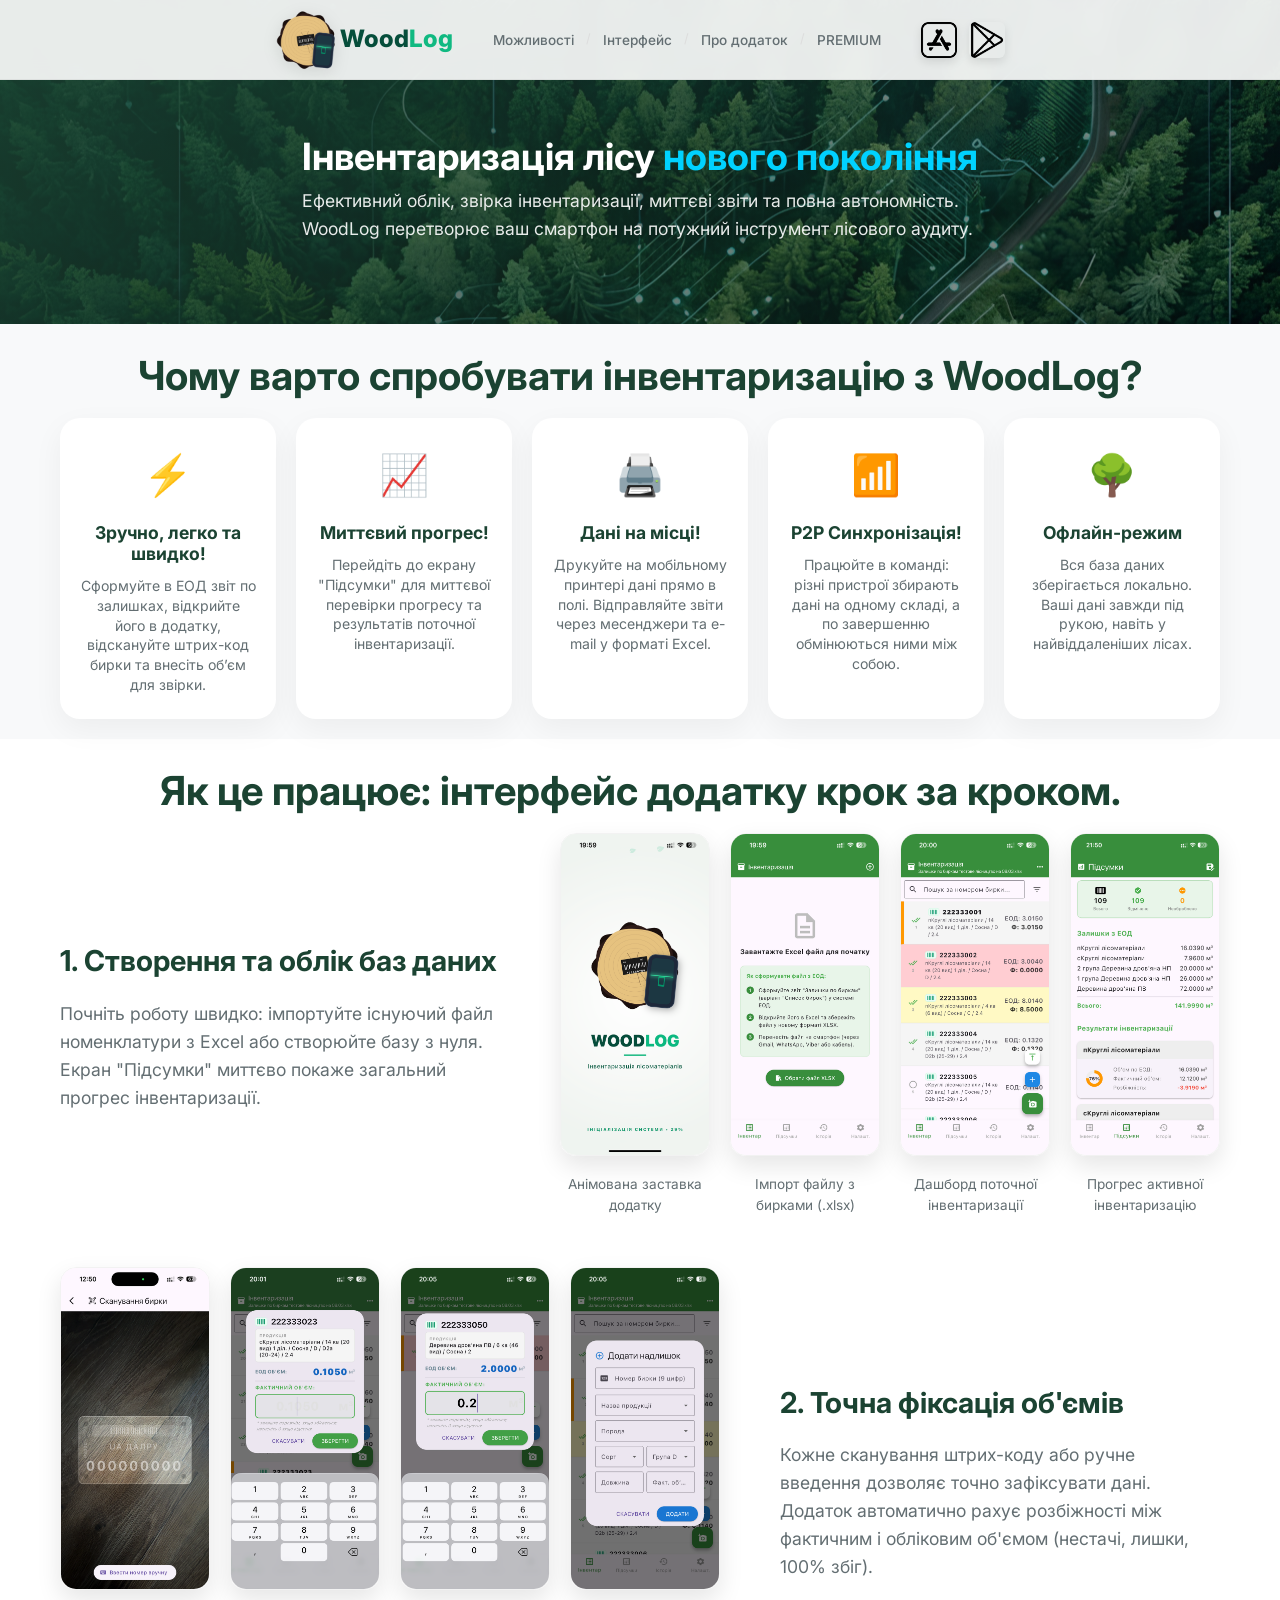
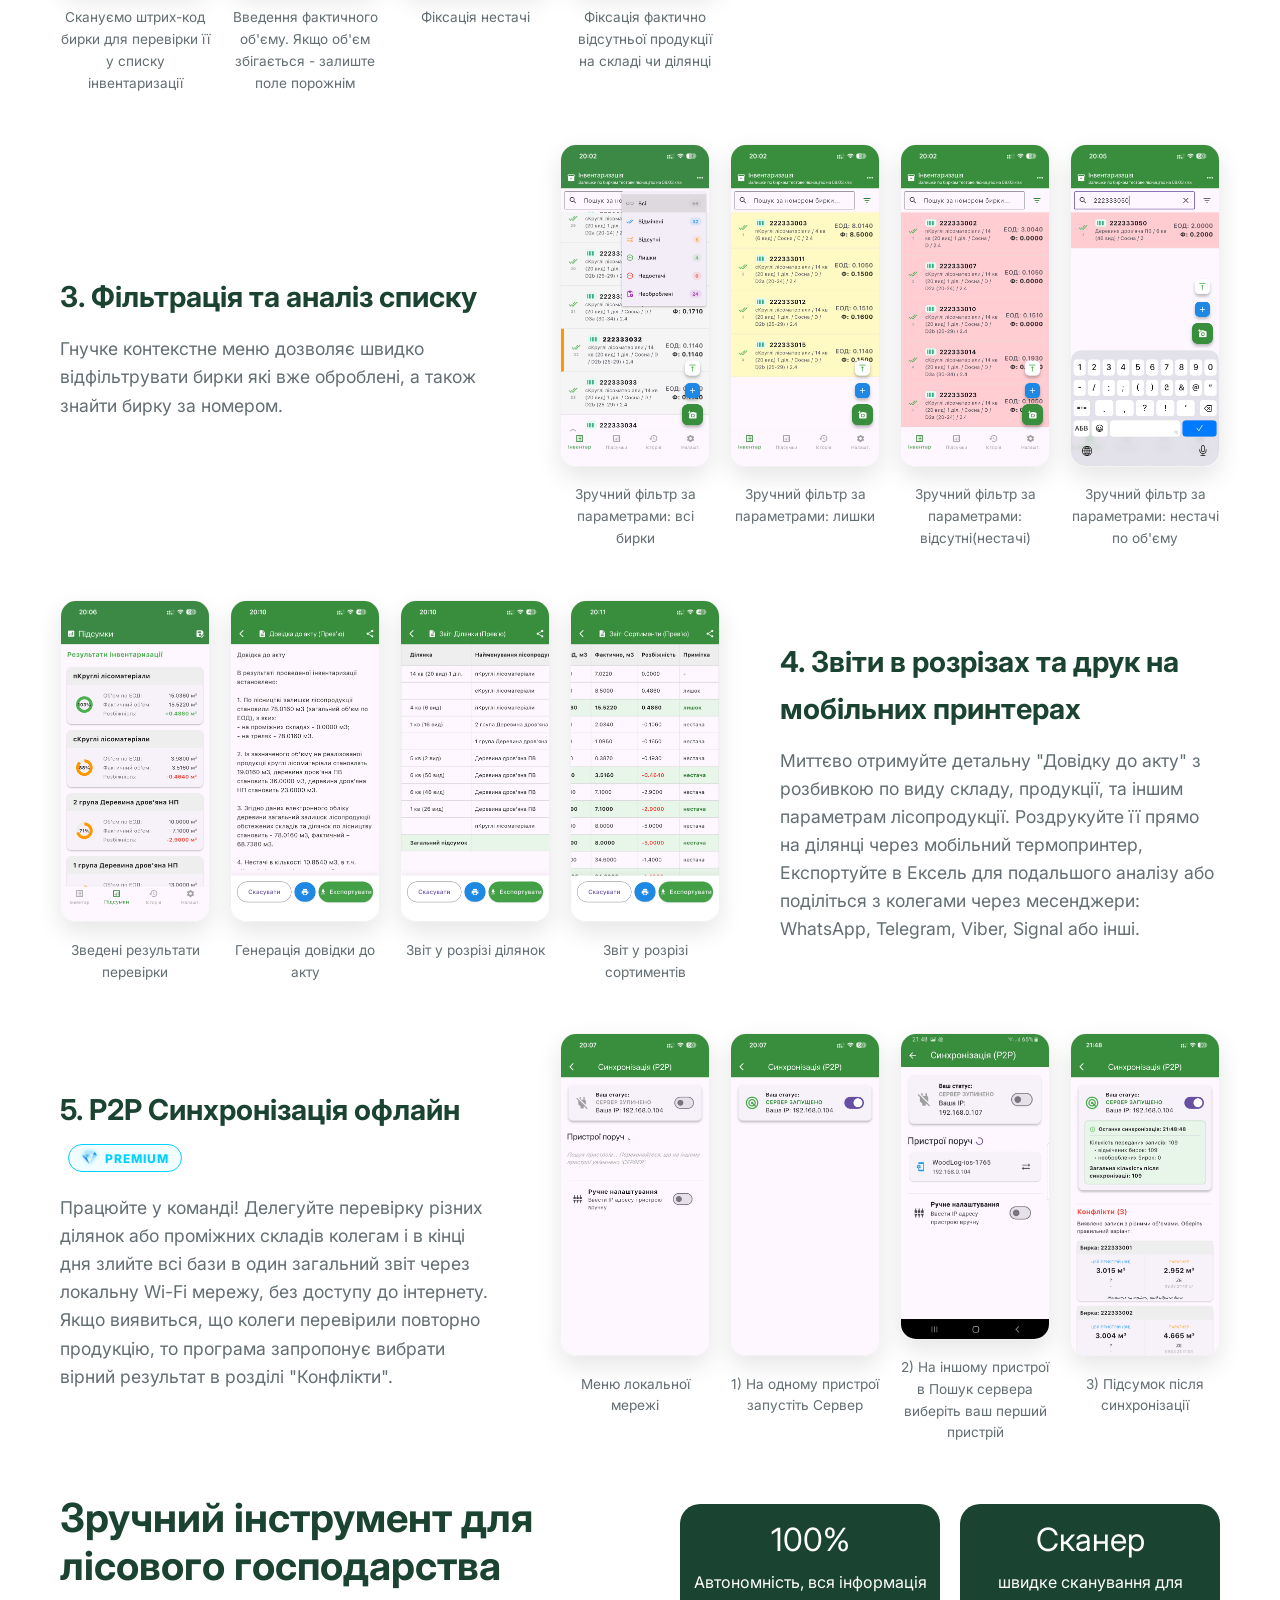
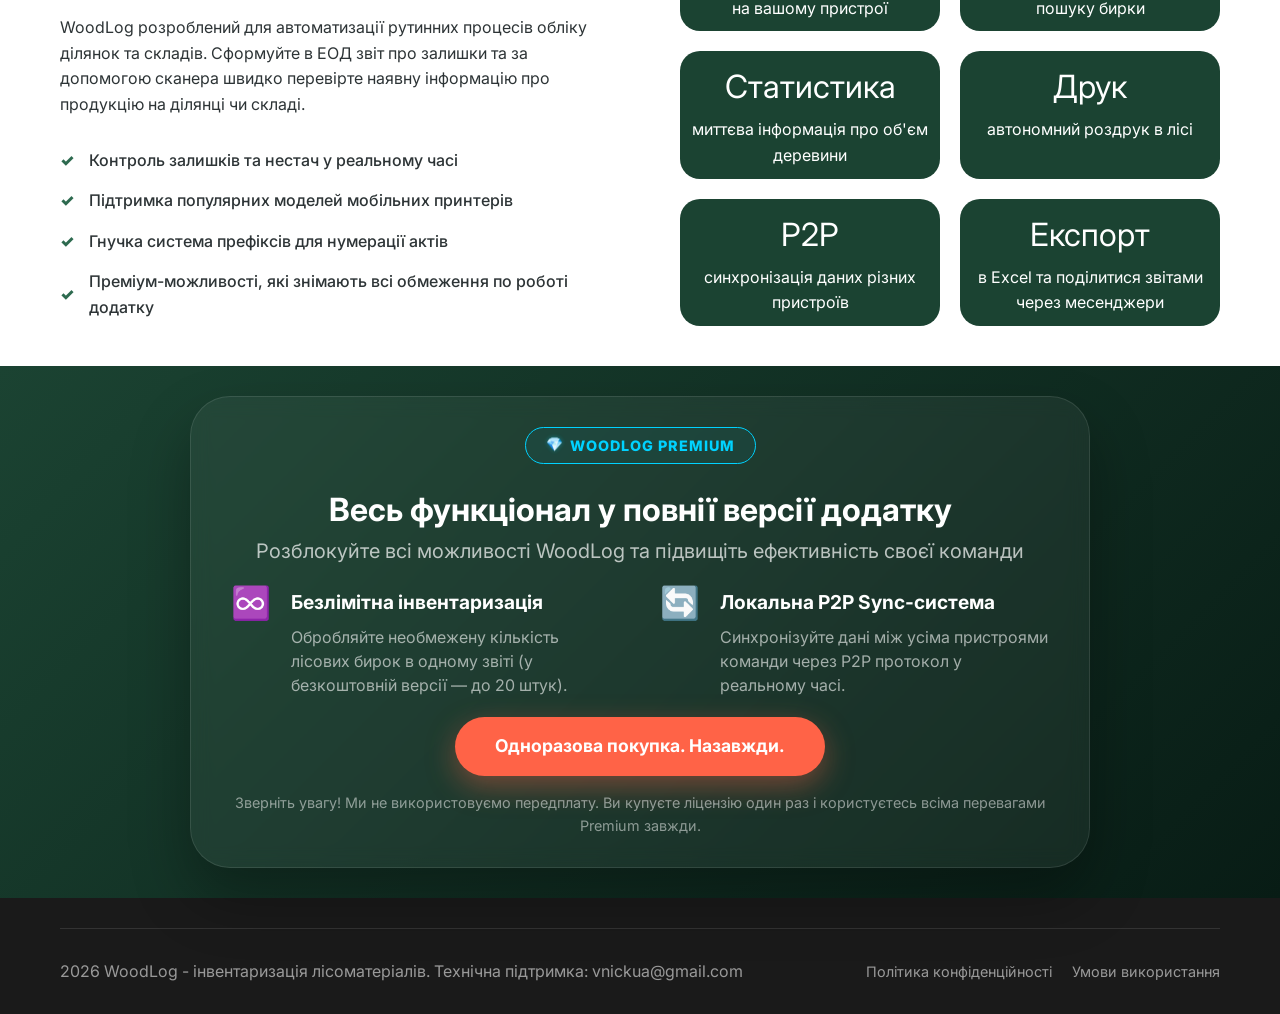
<file: index.html>
<!DOCTYPE html>
<html lang="uk">

<head>
    <meta charset="UTF-8">
    <meta name="viewport" content="width=device-width, initial-scale=1.0">
    <title>WoodLog — Інвентаризація лісоматеріалів</title>
    <meta name="description"
        content="WoodLog — професійний мобільний додаток для обліку та інвентаризації лісоматеріалів. Швидкий друк, P2P синхронізація та Excel-експорт.">
    <link rel="stylesheet" href="style.css">
    <link rel="preconnect" href="https://fonts.googleapis.com">
    <link rel="preconnect" href="https://fonts.gstatic.com" crossorigin>
    <link href="https://fonts.googleapis.com/css2?family=Inter:wght@300;400;600;700&display=swap" rel="stylesheet">
</head>

<body>
    <header>
        <div class="container">
            <nav>
                <div class="logo">
                    <div class="animated-logo"></div>
                    <span class="logo-text"><span class="wood">Wood</span><span class="log">Log</span></span>
                </div>
                <ul>
                    <li><a href="#features">Можливості</a></li>
                    <li class="separator">/</li>
                    <li><a href="#showcase">Інтерфейс</a></li>
                    <li class="separator">/</li>
                    <li><a href="#about">Про додаток</a></li>
                    <li class="separator">/</li>
                    <li><a href="#premium">PREMIUM</a></li>
                </ul>
                <div class="header-btns">
                    <a href="https://apps.apple.com/ua/app/woodlog-інвентаризація-лісу/id6760977278?l=uk" class="store-btn">
                        <img src="assets/logo_app-store.png" alt="App Store">
                    </a>
                    <a href="#" class="store-btn">
                        <img src="assets/logo_google-play.png" alt="Google Play">
                    </a>
                </div>
            </nav>
        </div>
    </header>

    <section class="hero">
        <div class="hero-bg" style="background-image: url('assets/hero.jpg');"></div>
        <div class="container">
            <div class="hero-content">
                <h1>Інвентаризація лісу <span>нового покоління</span></h1>
                <p>Ефективний облік, звірка інвентаризації, миттєві звіти та повна автономність. <br>WoodLog перетворює
                    ваш
                    смартфон на потужний
                    інструмент лісового аудиту.</p>
            </div>
        </div>
    </section>

    <section id="features" class="features">
        <div class="container">
            <h2 class="section-title">Чому варто спробувати інвентаризацію з WoodLog?</h2>
            <div class="features-grid">



                <div class="feature-card">
                    <div class="icon">⚡</div>
                    <h3>Зручно, легко та швидко!</h3>
                    <p>Сформуйте в ЕОД звіт по залишках, відкрийте його в додатку, відскануйте штрих-код бирки та
                        внесіть обʼєм для звірки.</p>
                </div>
                <div class="feature-card">
                    <div class="icon">📈</div>
                    <h3>Миттєвий прогрес!</h3>
                    <p>Перейдіть до екрану "Підсумки" для миттєвої перевірки прогресу та результатів поточної
                        інвентаризації.</p>
                </div>
                <div class="feature-card">
                    <div class="icon">🖨️</div>
                    <h3>Дані на місці!</h3>
                    <p>Друкуйте на мобільному принтері дані прямо в полі. Відправляйте звіти через месенджери та e-mail
                        у форматі Excel.</p>
                </div>
                <div class="feature-card">
                    <div class="icon">📶</div>
                    <h3>P2P Синхронізація!</h3>
                    <p>Працюйте в команді: різні пристрої збирають дані на одному складі, а по завершенню обмінюються
                        ними між собою.</p>
                </div>
                <div class="feature-card">
                    <div class="icon">🌳</div>
                    <h3>Офлайн-режим</h3>
                    <p>Вся база даних зберігається локально. Ваші дані завжди під рукою, навіть у найвіддаленіших лісах.
                    </p>
                </div>
            </div>
        </div>
    </section>

    <!-- Секція "Галерея / Функціонал" -->
    <section id="showcase" class="showcase">
        <div class="container">
            <h2 class="section-title">Як це працює: інтерфейс додатку крок за кроком.</h2>

            <!-- Group 1 -->
            <div class="showcase-group">
                <div class="showcase-text">
                    <h3>1. Створення та облік баз даних</h3>
                    <p>Почніть роботу швидко: імпортуйте існуючий файл номенклатури з Excel або створюйте базу з нуля.
                        Екран "Підсумки" миттєво покаже загальний прогрес інвентаризації.</p>
                </div>
                <div class="showcase-gallery grid-4">
                    <div class="screen-item">
                        <img src="assets/splashscreen.png" alt="Запуск додатку">
                        <p class="caption">Анімована заставка додатку</p>
                    </div>
                    <div class="screen-item">
                        <img src="assets/open_file.png" alt="Імпорт з Excel">
                        <p class="caption">Імпорт файлу з бирками (.xlsx)</p>
                    </div>
                    <div class="screen-item">
                        <img src="assets/inv_screen.png" alt="Головний екран">
                        <p class="caption">Дашборд поточної інвентаризації</p>
                    </div>
                    <div class="screen-item">
                        <img src="assets/info_active_inv.png" alt="Інформація про активну інвентаризацію">
                        <p class="caption">Прогрес активної інвентаризацію</p>
                    </div>
                </div>
            </div>

            <!-- Group 2 -->
            <div class="showcase-group reverse">
                <div class="showcase-text">
                    <h3>2. Точна фіксація об'ємів</h3>
                    <p>Кожне сканування штрих-коду або ручне введення дозволяє точно зафіксувати дані. Додаток
                        автоматично рахує розбіжності між фактичним і обліковим об'ємом (нестачі, лишки, 100%
                        збіг).</p>
                </div>
                <div class="showcase-gallery grid-4">
                    <div class="screen-item">
                        <img src="assets/scaner.png" alt="Сканер">
                        <p class="caption">Скануємо штрих-код бирки для перевірки її у списку інвентаризації</p>
                    </div>
                    <div class="screen-item">
                        <img src="assets/add_volume_fact.png" alt="Введення факту">
                        <p class="caption">Введення фактичного об'єму. Якщо об'єм збігається - залиште поле порожнім
                        </p>
                    </div>
                    <div class="screen-item">
                        <img src="assets/add_menshe.png" alt="Нестача">
                        <p class="caption">Фіксація нестачі</p>
                    </div>
                    <div class="screen-item">
                        <img src="assets/add_nadlushok.png" alt="Надлишок">
                        <p class="caption">Фіксація фактично відсутньої продукції на складі чи ділянці</p>
                    </div>
                </div>
            </div>

            <!-- Group 3 -->
            <div class="showcase-group">
                <div class="showcase-text">
                    <h3>3. Фільтрація та аналіз списку</h3>
                    <p>Гнучке контекстне меню дозволяє швидко відфільтрувати бирки які вже оброблені, а
                        також знайти бирку за номером.</p>
                </div>
                <div class="showcase-gallery grid-4">
                    <div class="screen-item">
                        <img src="assets/filter_content.png" alt="Фільтр">
                        <p class="caption">Зручний фільтр за параметрами: всі бирки</p>
                    </div>
                    <div class="screen-item">
                        <img src="assets/filter_mark.png" alt="Фільтр">
                        <p class="caption">Зручний фільтр за параметрами: лишки</p>
                    </div>
                    <div class="screen-item">
                        <img src="assets/filter_null.png" alt="Фільтр">
                        <p class="caption">Зручний фільтр за параметрами: відсутні(нестачі)</p>
                    </div>
                    <div class="screen-item">
                        <img src="assets/find_number.png" alt="Фільтр">
                        <p class="caption">Зручний фільтр за параметрами: нестачі по об'єму</p>
                    </div>
                </div>
            </div>

            <!-- Group 4 -->
            <div class="showcase-group reverse">
                <div class="showcase-text">
                    <h3>4. Звіти в розрізах та друк на мобільних принтерах</h3>
                    <p>Миттєво отримуйте детальну "Довідку до акту" з розбивкою по виду складу, продукції, та іншим
                        параметрам лісопродукції. Роздрукуйте її прямо на ділянці через мобільний термопринтер,
                        Експортуйте в Ексель для подальшого аналізу або поділіться з колегами через месенджери:
                        WhatsApp, Telegram, Viber, Signal або інші.</p>
                </div>
                <div class="showcase-gallery grid-4">
                    <div class="screen-item">
                        <img src="assets/result_inv.png" alt="Результати">
                        <p class="caption">Зведені результати перевірки</p>
                    </div>
                    <div class="screen-item">
                        <img src="assets/preview_dovidka.png" alt="Довідка до акту">
                        <p class="caption">Генерація довідки до акту</p>
                    </div>
                    <div class="screen-item">
                        <img src="assets/prev_dilyanka_0.png" alt="Звіт за ділянками">
                        <p class="caption">Звіт у розрізі ділянок</p>
                    </div>
                    <div class="screen-item">
                        <img src="assets/preview_sortumentu.png" alt="Звіт за сортиментами">
                        <p class="caption">Звіт у розрізі сортиментів</p>
                    </div>
                </div>
            </div>

            <!-- Group 5 -->
            <div class="showcase-group">
                <div class="showcase-text">
                    <h3>5. P2P Синхронізація офлайн <span class="premium-badge">premium</span></h3>
                    <p>Працюйте у команді! Делегуйте перевірку різних ділянок або проміжних складів колегам і в кінці
                        дня злийте всі бази в
                        один загальний звіт через локальну Wi-Fi мережу, без доступу до інтернету. Якщо виявиться, що
                        колеги перевірили повторно продукцію, то програма запропонує вибрати вірний результат в розділі
                        "Конфлікти".</p>
                </div>
                <div class="showcase-gallery grid-4">
                    <div class="screen-item">
                        <img src="assets/p2p_screen.png" alt="P2P меню">
                        <p class="caption">Меню локальної мережі</p>
                    </div>
                    <div class="screen-item">
                        <img src="assets/start_server.png" alt="Запуск сервера">
                        <p class="caption">1) На одному пристрої запустіть Сервер</p>
                    </div>
                    <div class="screen-item">
                        <img src="assets/find_server.jpg" alt="Пошук сервера">
                        <p class="caption">2) На іншому пристрої в Пошук сервера виберіть ваш перший пристрій</p>
                    </div>
                    <div class="screen-item">
                        <img src="assets/zvit_server.png" alt="Звіт підключення">
                        <p class="caption">3) Підсумок після синхронізації</p>
                    </div>
                </div>
            </div>

        </div>
    </section>

    <section id="about" class="about">
        <div class="container">
            <div class="about-flex">
                <div class="about-text">
                    <h2>Зручний інструмент для лісового господарства</h2>
                    <p>WoodLog розроблений для автоматизації рутинних процесів обліку ділянок та складів.
                        Сформуйте в ЕОД звіт про залишки та за допомогою сканера швидко перевірте
                        наявну інформацію про продукцію на ділянці чи складі.</p>
                    <ul class="check-list">
                        <li>Контроль залишків та нестач у реальному часі</li>
                        <li>Підтримка популярних моделей мобільних принтерів</li>
                        <li>Гнучка система префіксів для нумерації актів</li>
                        <li>Преміум-можливості, які знімають всі обмеження по роботі додатку</li>
                    </ul>
                </div>
                <div class="about-stats">
                    <div class="stat-item">
                        <span class="stat-num">100%</span>
                        <span class="stat-desc">Автономність, вся інформація на вашому пристрої</span>
                    </div>
                    <div class="stat-item">
                        <span class="stat-num">Сканер</span>
                        <span class="stat-desc">швидке сканування для пошуку бирки</span>
                    </div>
                    <div class="stat-item">
                        <span class="stat-num">Статистика</span>
                        <span class="stat-desc">миттєва інформація про об'єм деревини</span>
                    </div>

                    <div class="stat-item">
                        <span class="stat-num">Друк</span>
                        <span class="stat-desc">автономний роздрук в лісі</span>
                    </div>
                    <div class="stat-item">
                        <span class="stat-num">P2P</span>
                        <span class="stat-desc">синхронізація даних різних пристроїв</span>
                    </div>
                    <div class="stat-item">
                        <span class="stat-num">Експорт</span>
                        <span class="stat-desc">в Excel та поділитися звітами через месенджери</span>
                    </div>


                </div>
            </div>
        </div>
    </section>

    <section id="premium" class="premium-section">
        <div class="container">
            <div class="premium-container">
                <span class="premium-badge"
                    style="margin-left: 0; margin-bottom: 20px; padding: 6px 20px; font-size: 0.9rem;">WoodLog
                    Premium</span>
                <h2>Весь функціонал у повнії версії додатку </h2>
                <span class="subtitle">Розблокуйте всі можливості WoodLog та підвищіть ефективність своєї команди</span>

                <div class="premium-features-list">
                    <div class="p-feature-item">
                        <div class="icon">♾️</div>
                        <div class="p-text">
                            <h4>Безлімітна інвентаризація</h4>
                            <p>Обробляйте необмежену кількість лісових бирок в одному звіті (у безкоштовній версії — до
                                20 штук).</p>
                        </div>
                    </div>
                    <div class="p-feature-item">
                        <div class="icon">🔄</div>
                        <div class="p-text">
                            <h4>Локальна P2P Sync-система</h4>
                            <p>Синхронізуйте дані між усіма пристроями команди через P2P протокол у реальному часі.</p>
                        </div>
                    </div>
                </div>

                <div class="one-time-row">
                    <div class="one-time-badge">Одноразова покупка. Назавжди.</div>
                    <p style="margin-top: 15px; color: rgba(255,255,255,0.5); font-size: 0.9rem;">Зверніть увагу! Ми не
                        використовуємо
                        передплату. Ви купуєте ліцензію один раз і користуєтесь всіма перевагами Premium завжди.</p>
                </div>
            </div>
        </div>
    </section>

    <footer>
        <div class="container">
            <div class="footer-bottom">
                <p>2026 WoodLog - інвентаризація лісоматеріалів. Технічна підтримка: vnickua@gmail.com</p>
                <ul>
                    <li><a href="privacy.html">Політика конфіденційності</a></li>
                    <li><a href="privacy.html#eula">Умови використання</a></li>
                </ul>
            </div>
        </div>
    </footer>
</body>

</html>
</file>
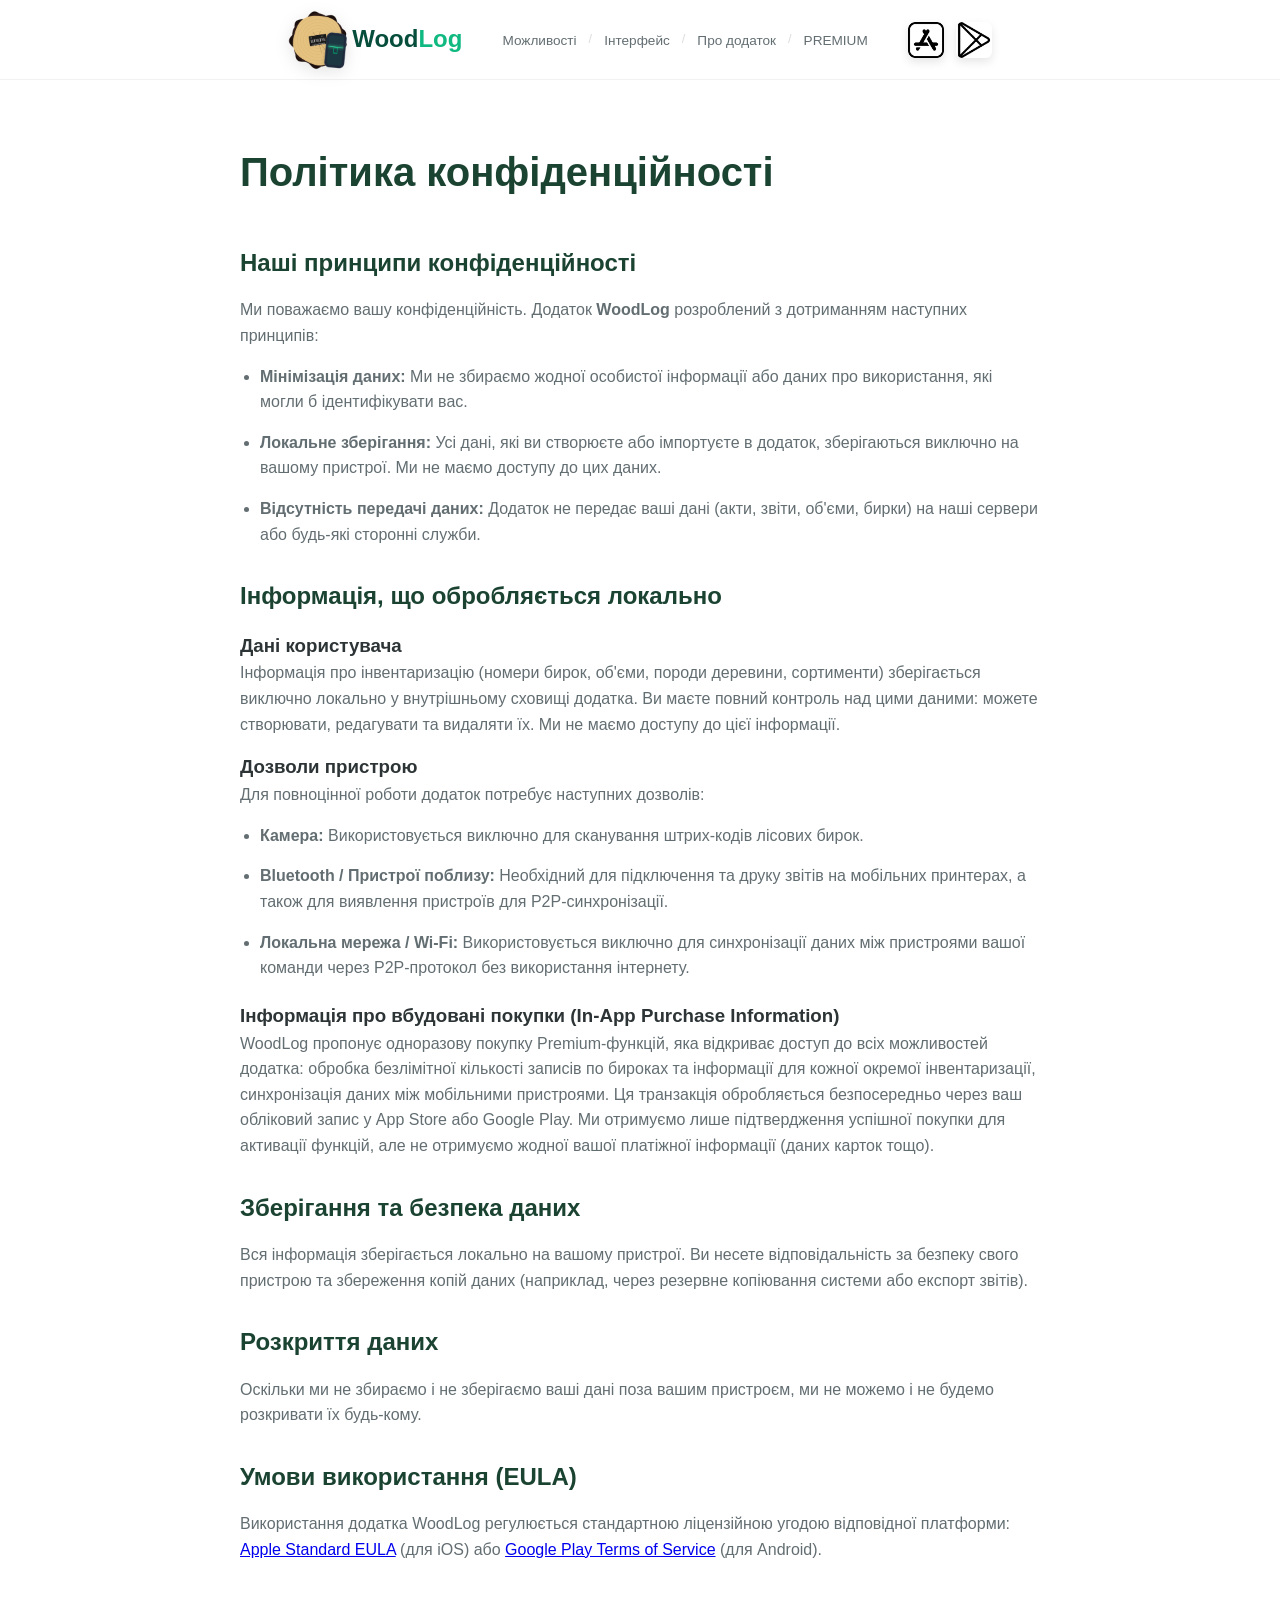
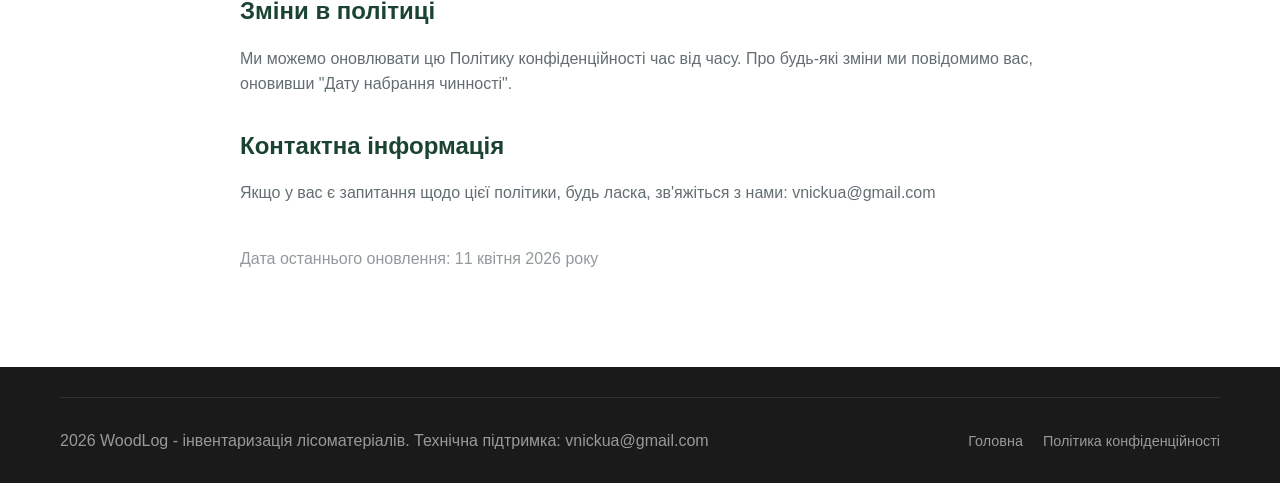
<file: privacy.html>
<!DOCTYPE html>
<html lang="uk">

<head>
    <meta charset="UTF-8">
    <meta name="viewport" content="width=device-width, initial-scale=1.0">
    <title>Політика конфіденційності — WoodLog</title>
    <link rel="stylesheet" href="style.css">
    <style>
        .privacy-content {
            padding: 140px 0 80px;
            max-width: 800px;
            margin: 0 auto;
        }

        .privacy-content h1 {
            color: var(--primary);
            margin-bottom: 40px;
            font-size: 2.5rem;
        }

        .privacy-content h2 {
            color: var(--primary);
            margin: 30px 0 15px;
            font-size: 1.5rem;
        }

        .privacy-content p,
        .privacy-content li {
            color: var(--text-light);
            margin-bottom: 15px;
            font-size: 1rem;
        }

        .privacy-content ul {
            padding-left: 20px;
            margin-bottom: 20px;
        }
    </style>
</head>

<body>
    <header>
        <div class="container">
            <nav>
                <div class="logo">
                    <div class="animated-logo"></div>
                    <span class="logo-text"><span class="wood">Wood</span><span class="log">Log</span></span>
                </div>
                <ul>
                    <li><a href="index.html#features">Можливості</a></li>
                    <li class="separator">/</li>
                    <li><a href="index.html#showcase">Інтерфейс</a></li>
                    <li class="separator">/</li>
                    <li><a href="index.html#about">Про додаток</a></li>
                    <li class="separator">/</li>
                    <li><a href="index.html#premium">PREMIUM</a></li>
                </ul>
                <div class="header-btns">
                    <a href="https://apps.apple.com/ua/app/woodlog-інвентаризація-лісу/id6760977278?l=uk" class="store-btn">
                        <img src="assets/logo_app-store.png" alt="App Store">
                    </a>
                    <a href="#" class="store-btn">
                        <img src="assets/logo_google-play.png" alt="Google Play">
                    </a>
                </div>
            </nav>
        </div>
    </header>

    <main class="container privacy-content">
        <h1>Політика конфіденційності</h1>

        <section>
            <h2>Наші принципи конфіденційності</h2>
            <p>Ми поважаємо вашу конфіденційність. Додаток <strong>WoodLog</strong> розроблений з дотриманням наступних
                принципів:</p>
            <ul>
                <li><strong>Мінімізація даних:</strong> Ми не збираємо жодної особистої інформації або даних про
                    використання, які могли б ідентифікувати вас.</li>
                <li><strong>Локальне зберігання:</strong> Усі дані, які ви створюєте або імпортуєте в додаток,
                    зберігаються виключно на вашому пристрої. Ми не маємо доступу до цих даних.</li>
                <li><strong>Відсутність передачі даних:</strong> Додаток не передає ваші дані (акти, звіти, об'єми,
                    бирки) на наші сервери або будь-які сторонні служби.</li>
            </ul>
        </section>

        <section>
            <h2>Інформація, що обробляється локально</h2>

            <h3>Дані користувача</h3>
            <p>Інформація про інвентаризацію (номери бирок, об'єми, породи деревини, сортименти) зберігається виключно
                локально у внутрішньому сховищі додатка. Ви маєте повний контроль над цими даними: можете створювати,
                редагувати та видаляти їх. Ми не маємо доступу до цієї інформації.</p>

            <h3>Дозволи пристрою</h3>
            <p>Для повноцінної роботи додаток потребує наступних дозволів:</p>
            <ul>
                <li><strong>Камера:</strong> Використовується виключно для сканування штрих-кодів лісових бирок.</li>
                <li><strong>Bluetooth / Пристрої поблизу:</strong> Необхідний для підключення та друку звітів на мобільних принтерах, а також для виявлення пристроїв для P2P-синхронізації.</li>
                <li><strong>Локальна мережа / Wi-Fi:</strong> Використовується виключно для синхронізації даних між пристроями вашої команди через P2P-протокол без використання інтернету.</li>
            </ul>

            <h3>Інформація про вбудовані покупки (In-App Purchase Information)</h3>
            <p>WoodLog пропонує одноразову покупку Premium-функцій,
                яка відкриває доступ до всіх можливостей додатка: обробка безлімітної кількості записів по бироках
                та інформації для кожної окремої інвентаризації, синхронізація даних між мобільними пристроями.
                Ця транзакція обробляється безпосередньо через ваш
                обліковий запис у App Store або Google Play. Ми отримуємо лише підтвердження успішної покупки для
                активації функцій, але не отримуємо жодної вашої платіжної інформації (даних карток тощо).</p>
        </section>

        <section>
            <h2>Зберігання та безпека даних</h2>
            <p>Вся інформація зберігається локально на вашому пристрої. Ви несете відповідальність за безпеку свого
                пристрою та збереження копій даних (наприклад, через резервне копіювання системи або експорт звітів).
            </p>
        </section>

        <section>
            <h2>Розкриття даних</h2>
            <p>Оскільки ми не збираємо і не зберігаємо ваші дані поза вашим пристроєм, ми не можемо і не будемо
                розкривати їх будь-кому.</p>
        </section>

        <section>
            <h2 id="eula">Умови використання (EULA)</h2>
            <p>Використання додатка WoodLog регулюється стандартною ліцензійною угодою відповідної платформи: <a
                    href="https://www.apple.com/legal/internet-services/itunes/dev/stdeula/" target="_blank">Apple
                    Standard EULA</a> (для iOS) або <a href="https://play.google.com/intl/en_ua/about/play-terms/" target="_blank">Google Play Terms of Service</a> (для Android).</p>
        </section>

        <section>
            <h2>Зміни в політиці</h2>
            <p>Ми можемо оновлювати цю Політику конфіденційності час від часу. Про будь-які зміни ми повідомимо вас,
                оновивши "Дату набрання чинності".</p>
        </section>

        <section>
            <h2>Контактна інформація</h2>
            <p>Якщо у вас є запитання щодо цієї політики, будь ласка, зв'яжіться з нами: vnickua@gmail.com</p>
        </section>

        <p style="margin-top: 40px; opacity: 0.7;">Дата останнього оновлення: 11 квітня 2026 року</p>
    </main>

    <footer>
        <div class="container">
            <div class="footer-bottom">
                <p>2026 WoodLog - інвентаризація лісоматеріалів. Технічна підтримка: vnickua@gmail.com</p>
                <ul>
                    <li><a href="index.html">Головна</a></li>
                    <li><a href="privacy.html">Політика конфіденційності</a></li>
                </ul>
            </div>
        </div>
    </footer>
</body>

</html>
</file>
<file: style.css>
html {
    scroll-behavior: smooth;
}

:root {
    --primary: #1B4332;
    --primary-light: #2D6A4F;
    --accent: #00D2FF;
    --text-dark: #2D3436;
    --text-light: #636E72;
    --bg-white: #FFFFFF;
    --bg-grey: #F8F9FA;
    --transition: all 0.3s ease;
}

* {
    margin: 0;
    padding: 0;
    box-sizing: border-box;
}

body {
    font-family: 'Inter', sans-serif;
    line-height: 1.6;
    color: var(--text-dark);
    background: var(--bg-white);
    overflow-x: hidden;
}

.container {
    max-width: 1200px;
    margin: 0 auto;
    padding: 0 20px;
}

/* Header */
header {
    height: 80px;
    display: flex;
    align-items: center;
    position: fixed;
    top: 0;
    width: 100%;
    z-index: 1000;
    background: rgba(255, 255, 255, 0.9);
    backdrop-filter: blur(10px);
    border-bottom: 1px solid rgba(0, 0, 0, 0.05);
}

nav {
    display: flex;
    justify-content: space-between;
    align-items: center;
    width: 100%;
}

.logo {
    display: flex;
    align-items: center;
    gap: 4px;
    font-weight: 700;
    font-size: 1.5rem;
    color: var(--primary);
}

.animated-logo {
    width: 60px;
    height: 60px;
    background-image: url('assets/logo_woodlog.png');
    background-size: contain;
    background-repeat: no-repeat;
    background-position: center;
    animation: float-log 4s ease-in-out infinite;
    filter: drop-shadow(0 4px 8px rgba(0, 0, 0, 0.1));
}

@keyframes float-log {

    0%,
    100% {
        transform: translateY(0) rotate(0deg);
    }

    50% {
        transform: translateY(-5px) rotate(3deg);
    }
}

.logo-text {
    font-weight: 800;
}

.logo-text .wood {
    color: #064e3b;
}

.logo-text .log {
    color: #10b981;
}

nav ul {
    display: flex;
    list-style: none;
    gap: 12px;
    align-items: center;
    padding: 0 40px;
}

nav ul a {
    text-decoration: none;
    color: var(--text-light);
    font-weight: 500;
    font-size: 0.85rem;
    transition: var(--transition);
}

nav ul a:hover {
    color: var(--primary);
}

.separator {
    color: #ddd;
    font-size: 0.8rem;
    pointer-events: none;
}

/* Buttons */
.btn {
    text-decoration: none;
    padding: 10px 25px;
    border-radius: 30px;
    font-weight: 600;
    transition: var(--transition);
    display: inline-block;
}

.btn-sm {
    padding: 6px 16px;
    font-size: 0.8rem;
    border-radius: 20px;
}

.btn-primary {
    background: var(--primary);
    color: white;
}

.btn-primary:hover {
    background: var(--primary-light);
    transform: translateY(-2px);
}

.btn-outline-dark {
    border: 1px solid var(--primary);
    color: var(--primary);
    background: transparent;
}

.btn-outline-dark:hover {
    background: var(--primary);
    color: white;
}

.btn-large {
    background: var(--bg-white);
    color: var(--primary);
    padding: 15px 40px;
    font-size: 1.1rem;
}

.btn-outline {
    background: transparent;
    border: 2px solid white;
    color: white;
    margin-left: 15px;
}

.header-btns {
    display: flex;
    gap: 12px;
    align-items: center;
}

.store-btn {
    height: 36px;
    display: flex;
    align-items: center;
    transition: var(--transition);
}

.store-btn img {
    height: 100%;
    width: auto;
    border-radius: 6px;
    box-shadow: 0 4px 10px rgba(0, 0, 0, 0.1);
}

.store-btn:hover {
    transform: translateY(-2px);
    filter: brightness(1.1);
}

/* Hero */
.hero {
    height: 36vh;
    min-height: 320px;
    display: flex;
    align-items: center;
    position: relative;
    color: white;
    padding-top: 80px;
}

.hero-bg {
    position: absolute;
    top: 0;
    left: 0;
    width: 100%;
    height: 100%;
    background-size: cover;
    background-position: center;
    z-index: -1;
}

.hero-bg::after {
    content: '';
    position: absolute;
    top: 0;
    left: 0;
    width: 100%;
    height: 100%;
    background: linear-gradient(135deg, rgba(27, 67, 50, 0.9) 0%, rgba(0, 0, 0, 0.4) 100%);
}

.hero-content {
    max-width: 800px;
}

.hero h1 {
    font-size: 2.35rem;
    margin-bottom: 10px;
    line-height: 1.1;
}

.hero h1 span {
    color: var(--accent);
}

.hero p {
    font-size: 1.1rem;
    margin-bottom: 25px;
    opacity: 0.9;
}

.features,
.showcase,
.about,
.premium-section {
    scroll-margin-top: 80px;
}

/* Features */
.features {
    padding: 20px 0;
    background: var(--bg-grey);
}

.section-title {
    text-align: center;
    font-size: 2.5rem;
    margin-bottom: 10px;
    color: var(--primary);
}

.features-grid {
    display: grid;
    grid-template-columns: repeat(5, 1fr);
    gap: 20px;
}

.feature-card {
    background: white;
    padding: 25px 20px;
    border-radius: 20px;
    box-shadow: 0 10px 30px rgba(0, 0, 0, 0.05);
    transition: var(--transition);
    text-align: center;
}

.feature-card:hover {
    transform: translateY(-10px);
}

.feature-card .icon {
    font-size: 2.5rem;
    margin-bottom: 15px;
}

.feature-card h3 {
    margin-bottom: 12px;
    color: var(--primary);
    font-size: 1.1rem;
    line-height: 1.2;
}

.feature-card p {
    font-size: 0.88rem;
    color: var(--text-light);
    line-height: 1.4;
}

/* Showcase / Interface */
.showcase {
    padding: 20px 0;
    background: var(--bg-white);
}

.showcase-group {
    display: flex;
    align-items: center;
    gap: 60px;
    margin-bottom: 50px;
}

.showcase-group:last-child {
    margin-bottom: 0;
}

.showcase-group.reverse {
    flex-direction: row-reverse;
}

.showcase-text {
    flex: 1;
}

.showcase-text h3 {
    color: var(--primary);
    font-size: 1.8rem;
    margin-bottom: 15px;
}

.showcase-text p {
    font-size: 1.1rem;
    color: var(--text-light);
}

.showcase-gallery {
    flex: 1.5;
    display: grid;
    gap: 20px;
}

.grid-2 {
    grid-template-columns: repeat(2, 1fr);
}

.grid-3 {
    grid-template-columns: repeat(3, 1fr);
}

.grid-4 {
    grid-template-columns: repeat(4, 1fr);
}

.screen-item {
    text-align: center;
}

.screen-item img {
    max-width: 100%;
    height: auto;
    border-radius: 16px;
    box-shadow: 0 10px 25px rgba(0, 0, 0, 0.1);
    border: 1px solid rgba(0, 0, 0, 0.05);
    transition: var(--transition);
}

.screen-item img:hover {
    transform: scale(1.05);
}

.caption {
    font-size: 0.85rem;
    color: var(--text-light);
    margin-top: 10px;
}

/* Premium Badge */
.premium-badge {
    display: inline-flex;
    align-items: center;
    gap: 6px;
    padding: 2px 12px;
    border: 1.5px solid var(--accent);
    border-radius: 30px;
    color: var(--accent);
    font-size: 0.75rem;
    font-weight: 800;
    text-transform: uppercase;
    letter-spacing: 1px;
    vertical-align: middle;
    margin-left: 8px;
    background: rgba(0, 210, 255, 0.05);
}

.premium-badge::before {
    content: '💎';
    font-size: 0.85rem;
    filter: drop-shadow(0 0 2px rgba(0, 210, 255, 0.4));
}

/* About */
.about {
    padding: 30px 0;
}

.about-flex {
    display: flex;
    align-items: center;
    gap: 80px;
}

.about-text {
    flex: 1;
}

.about h2 {
    font-size: 2.5rem;
    margin-bottom: 25px;
    color: var(--primary);
    line-height: 1.2;
}

.check-list {
    list-style: none;
    margin-top: 30px;
}

.check-list li {
    margin-bottom: 15px;
    display: flex;
    align-items: center;
    gap: 15px;
    font-weight: 500;
}

.check-list li::before {
    content: '✓';
    color: var(--primary-light);
    font-weight: 900;
}

.about-stats {
    flex: 1;
    display: grid;
    grid-template-columns: 1fr 1fr;
    gap: 20px;
}

.stat-item {
    background: var(--primary);
    color: white;
    padding: 10px;
    border-radius: 20px;
    text-align: center;
}

.stat-num {
    display: block;
    font-size: 2rem;
    font-weight: 400;
    margin-bottom: 5px;
}

/* Premium Section */
.premium-section {
    padding: 30px 0;
    background: linear-gradient(135deg, #1B4332 0%, #081C15 100%);
    color: white;
    text-align: center;
}

.premium-container {
    max-width: 900px;
    margin: 0 auto;
    background: rgba(255, 255, 255, 0.05);
    padding: 30px 40px;
    border-radius: 40px;
    backdrop-filter: blur(10px);
    border: 1px solid rgba(255, 255, 255, 0.1);
    box-shadow: 0 30px 60px rgba(0, 0, 0, 0.3);
}

.premium-section h2 {
    font-size: 2rem;
    margin-bottom: 0px;
    color: white;
}

.premium-section .subtitle {
    font-size: 1.25rem;
    color: rgba(255, 255, 255, 0.7);
    margin-bottom: 20px;
    display: block;
}

.premium-features-list {
    display: grid;
    grid-template-columns: repeat(auto-fit, minmax(260px, 1fr));
    gap: 40px;
    text-align: left;
    margin-top: 20px;
}

.p-feature-item {
    display: flex;
    align-items: flex-start;
    gap: 20px;
}

.p-feature-item .icon {
    font-size: 2rem;
    color: var(--accent);
    flex-shrink: 0;
    line-height: 1;
}

.p-feature-item h4 {
    font-size: 1.2rem;
    margin-bottom: 8px;
    color: white;
}

.p-feature-item p {
    font-size: 1rem;
    line-height: 1.5;
    color: rgba(255, 255, 255, 0.6);
}

.one-time-row {
    margin-top: 20px;
}

.one-time-badge {
    background: #FF6347;
    color: white;
    padding: 15px 40px;
    border-radius: 50px;
    font-weight: 700;
    font-size: 1.1rem;
    display: inline-block;
    box-shadow: 0 10px 30px rgba(255, 99, 71, 0.4);
    transition: var(--transition);
}

.one-time-badge:hover {
    transform: scale(1.05);
    box-shadow: 0 15px 40px rgba(255, 99, 71, 0.6);
}

/* Footer */
footer {
    padding: 30px 0;
    background: #1a1a1a;
    color: #999;
}

.footer-bottom {
    display: flex;
    justify-content: space-between;
    align-items: center;
    border-top: 1px solid #333;
    padding-top: 30px;
}

.footer-bottom ul {
    display: flex;
    gap: 20px;
    list-style: none;
}

.footer-bottom a {
    color: #999;
    text-decoration: none;
    font-size: 0.9rem;
}

/* Responsive */
@media (max-width: 768px) {
    .hero {
        height: auto;
        min-height: 60vh;
        padding: 140px 0 80px;
        text-align: center;
    }

    .hero h1 {
        font-size: 2.2rem;
    }

    .about-flex {
        flex-direction: column;
    }

    nav ul {
        display: none;
    }

    .hero-btns {
        display: flex;
        flex-direction: column;
        gap: 10px;
    }

    .btn-outline {
        margin-left: 0;
    }

    .showcase {
        padding: 50px 0;
    }

    .features-grid {
        grid-template-columns: 1fr;
        gap: 15px;
    }

    .feature-card {
        padding: 30px;
    }

    .showcase-group,
    .showcase-group.reverse {
        flex-direction: column;
        text-align: center;
        gap: 30px;
        margin-bottom: 60px;
    }

    .grid-2,
    .grid-3 {
        grid-template-columns: repeat(2, 1fr);
    }
}
</file>
